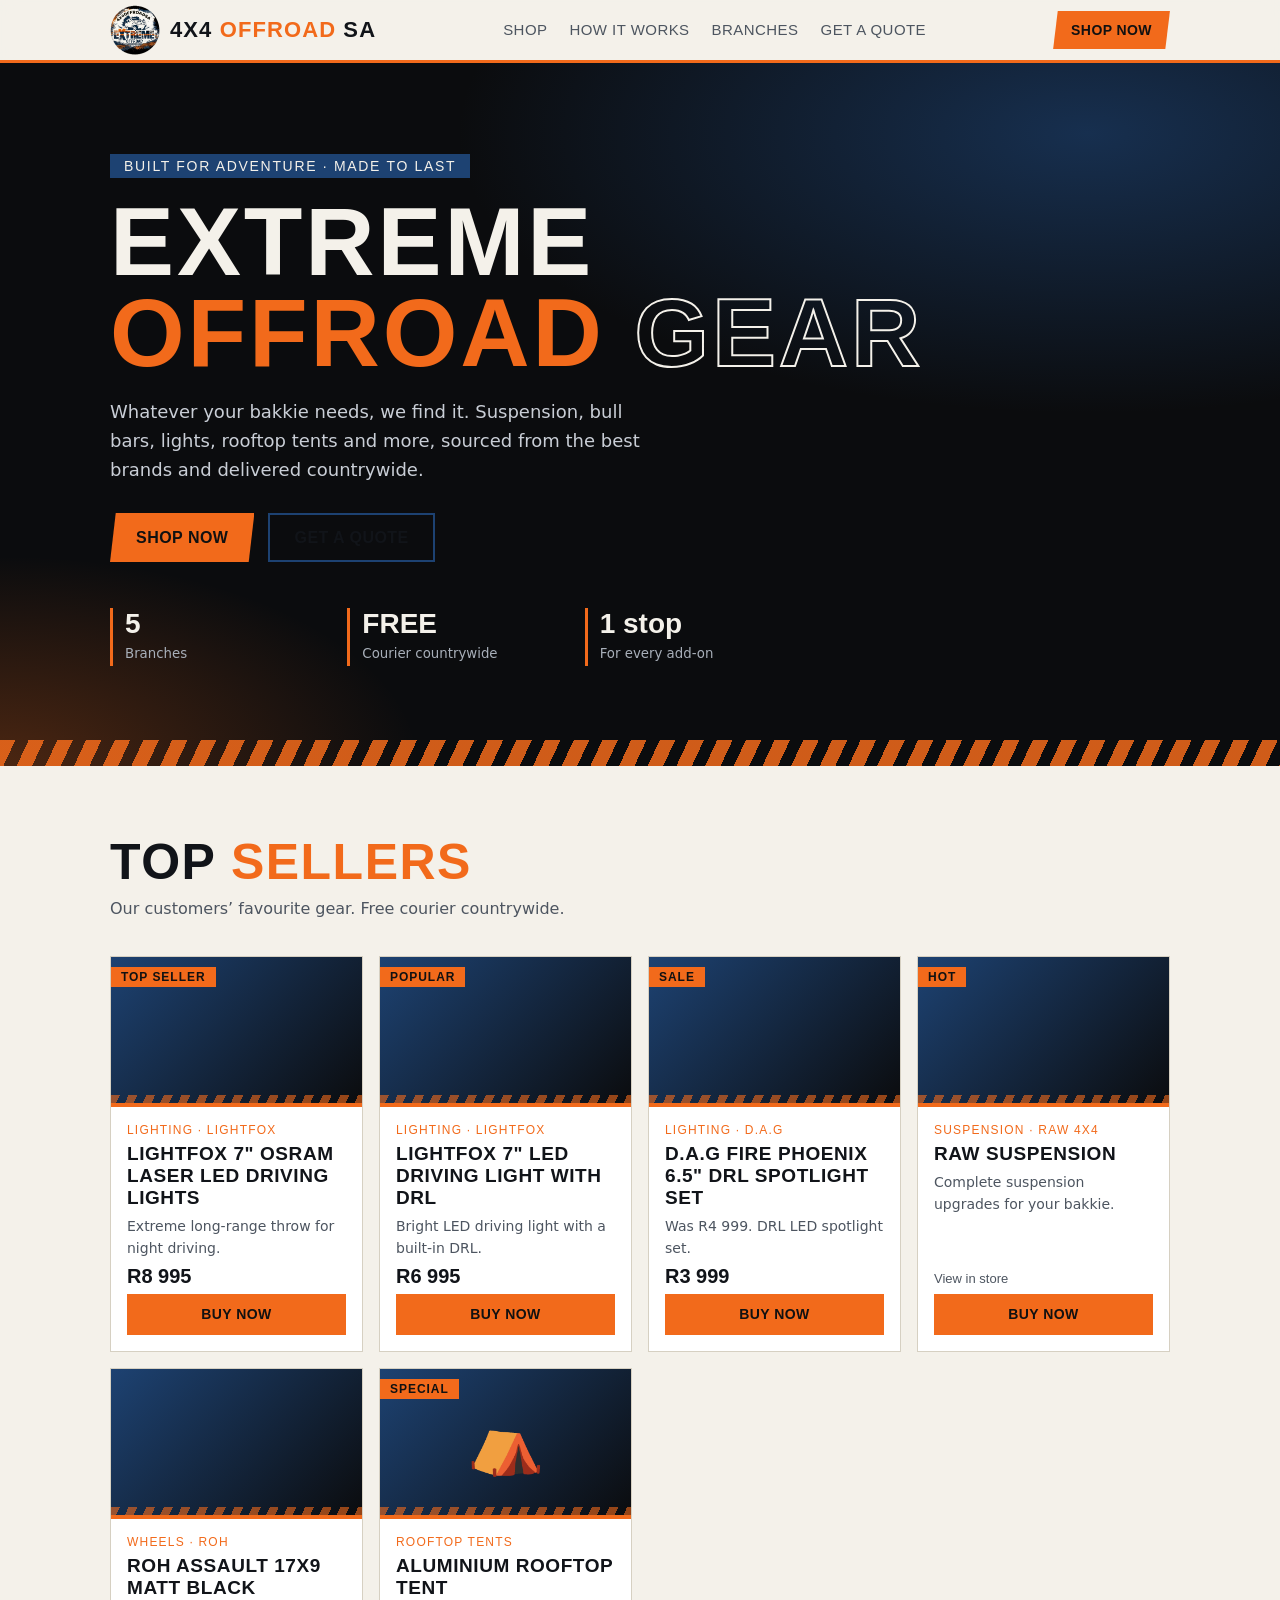
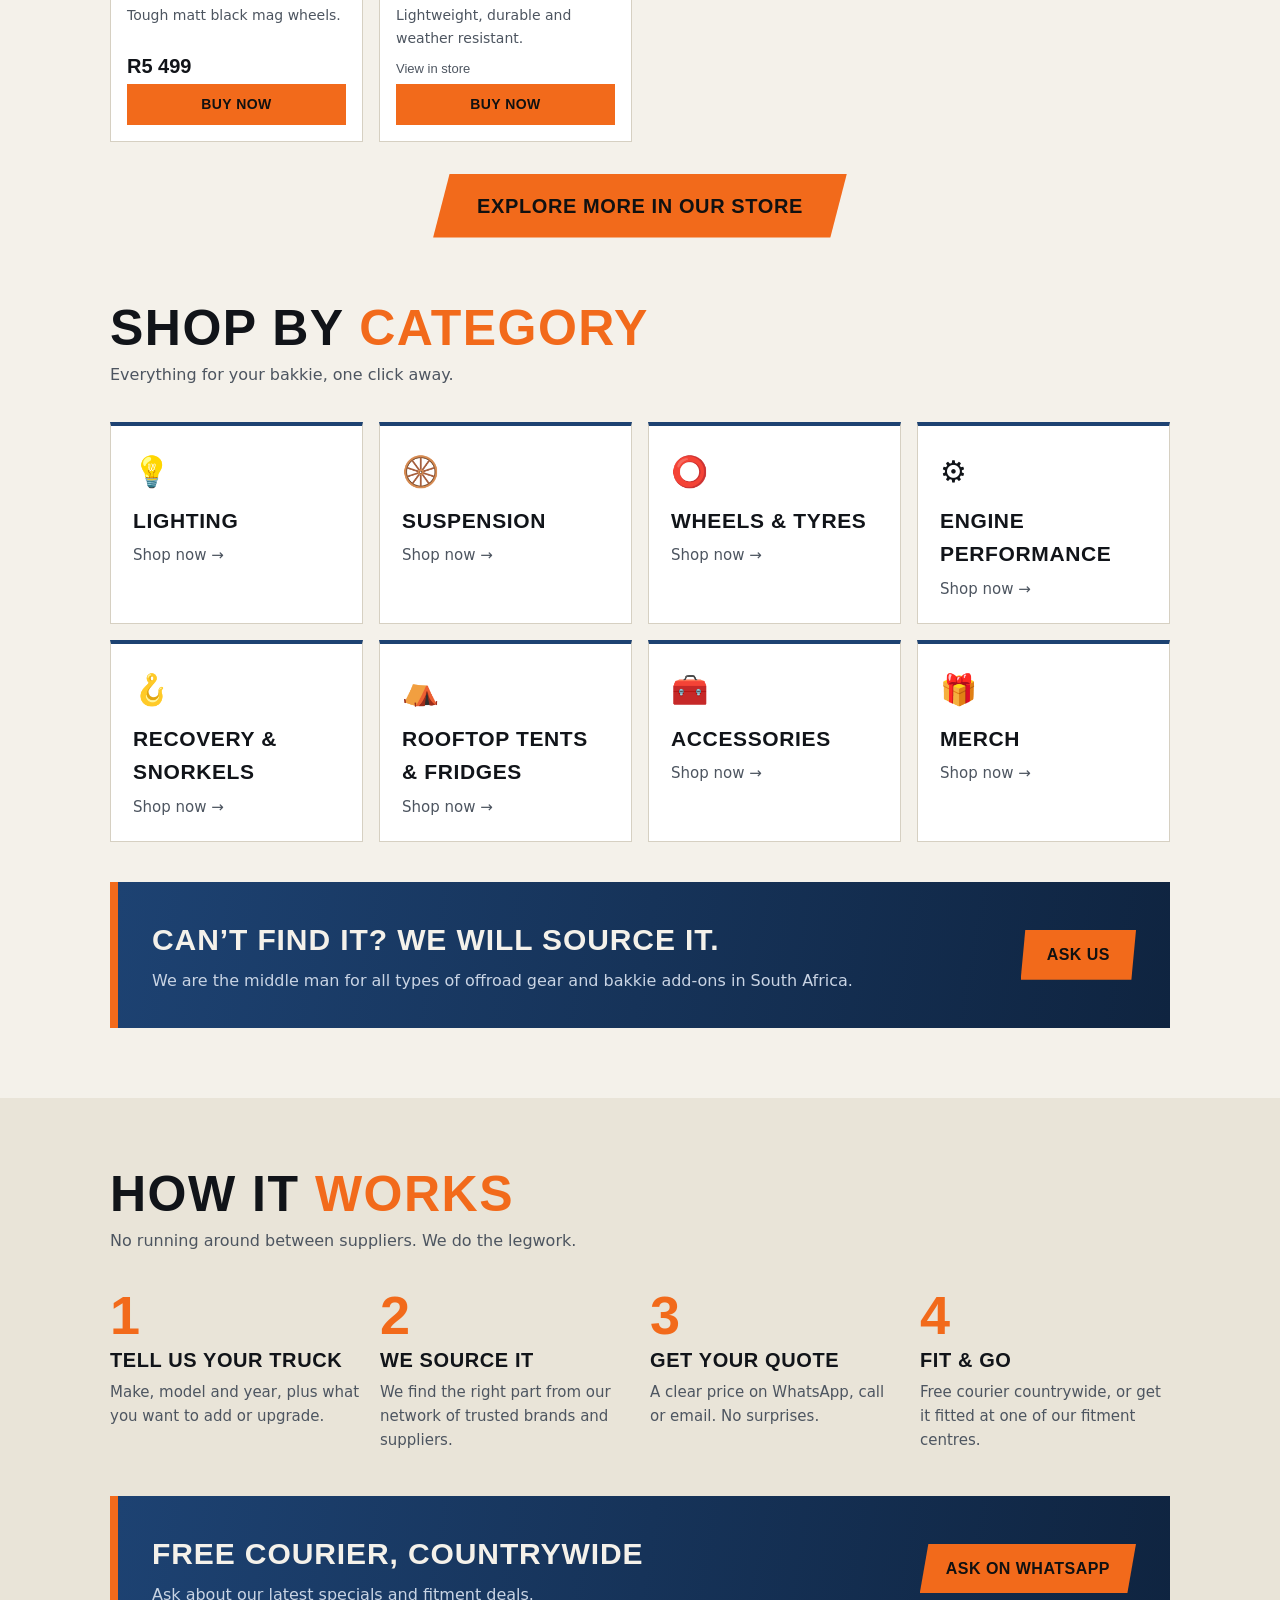
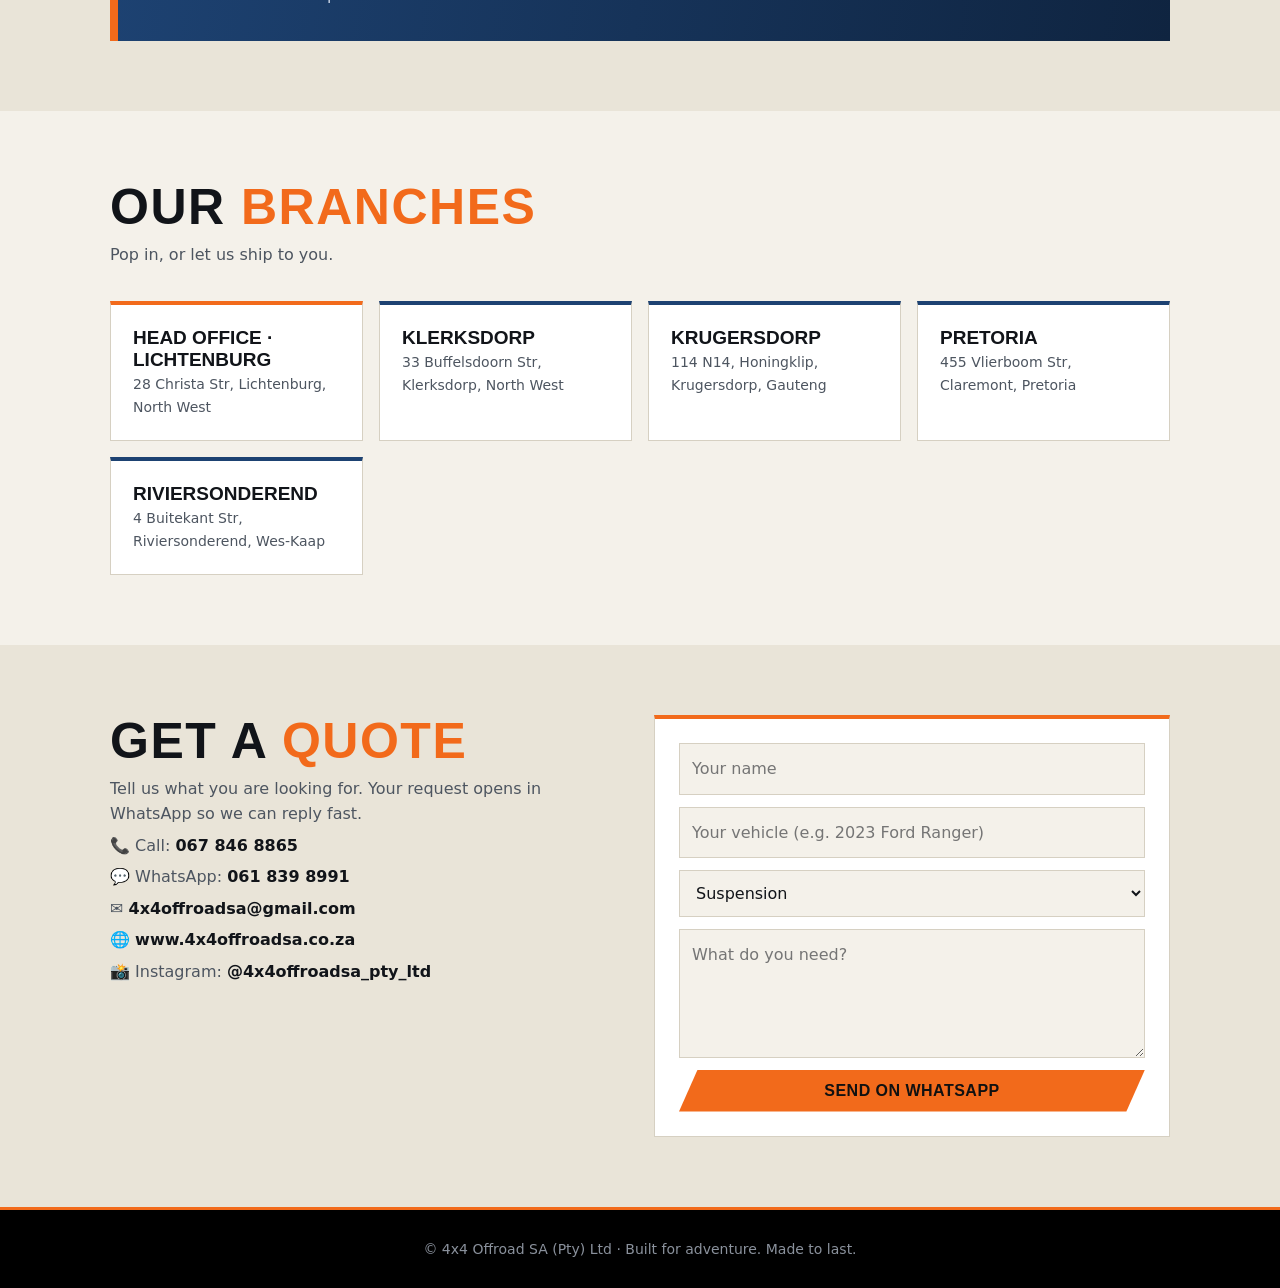
<file: index.html>
<!DOCTYPE html>
<html lang="en-ZA">
<head>
  <meta charset="utf-8">
  <meta name="viewport" content="width=device-width, initial-scale=1">
  <meta http-equiv="refresh" content="0; url=indexmain.html">
  <title>4x4 Offroad SA</title>
  <link rel="canonical" href="indexmain.html">
</head>
<body>
  <p><a href="indexmain.html">Continue to 4x4 Offroad SA</a></p>
</body>
</html>
</file>
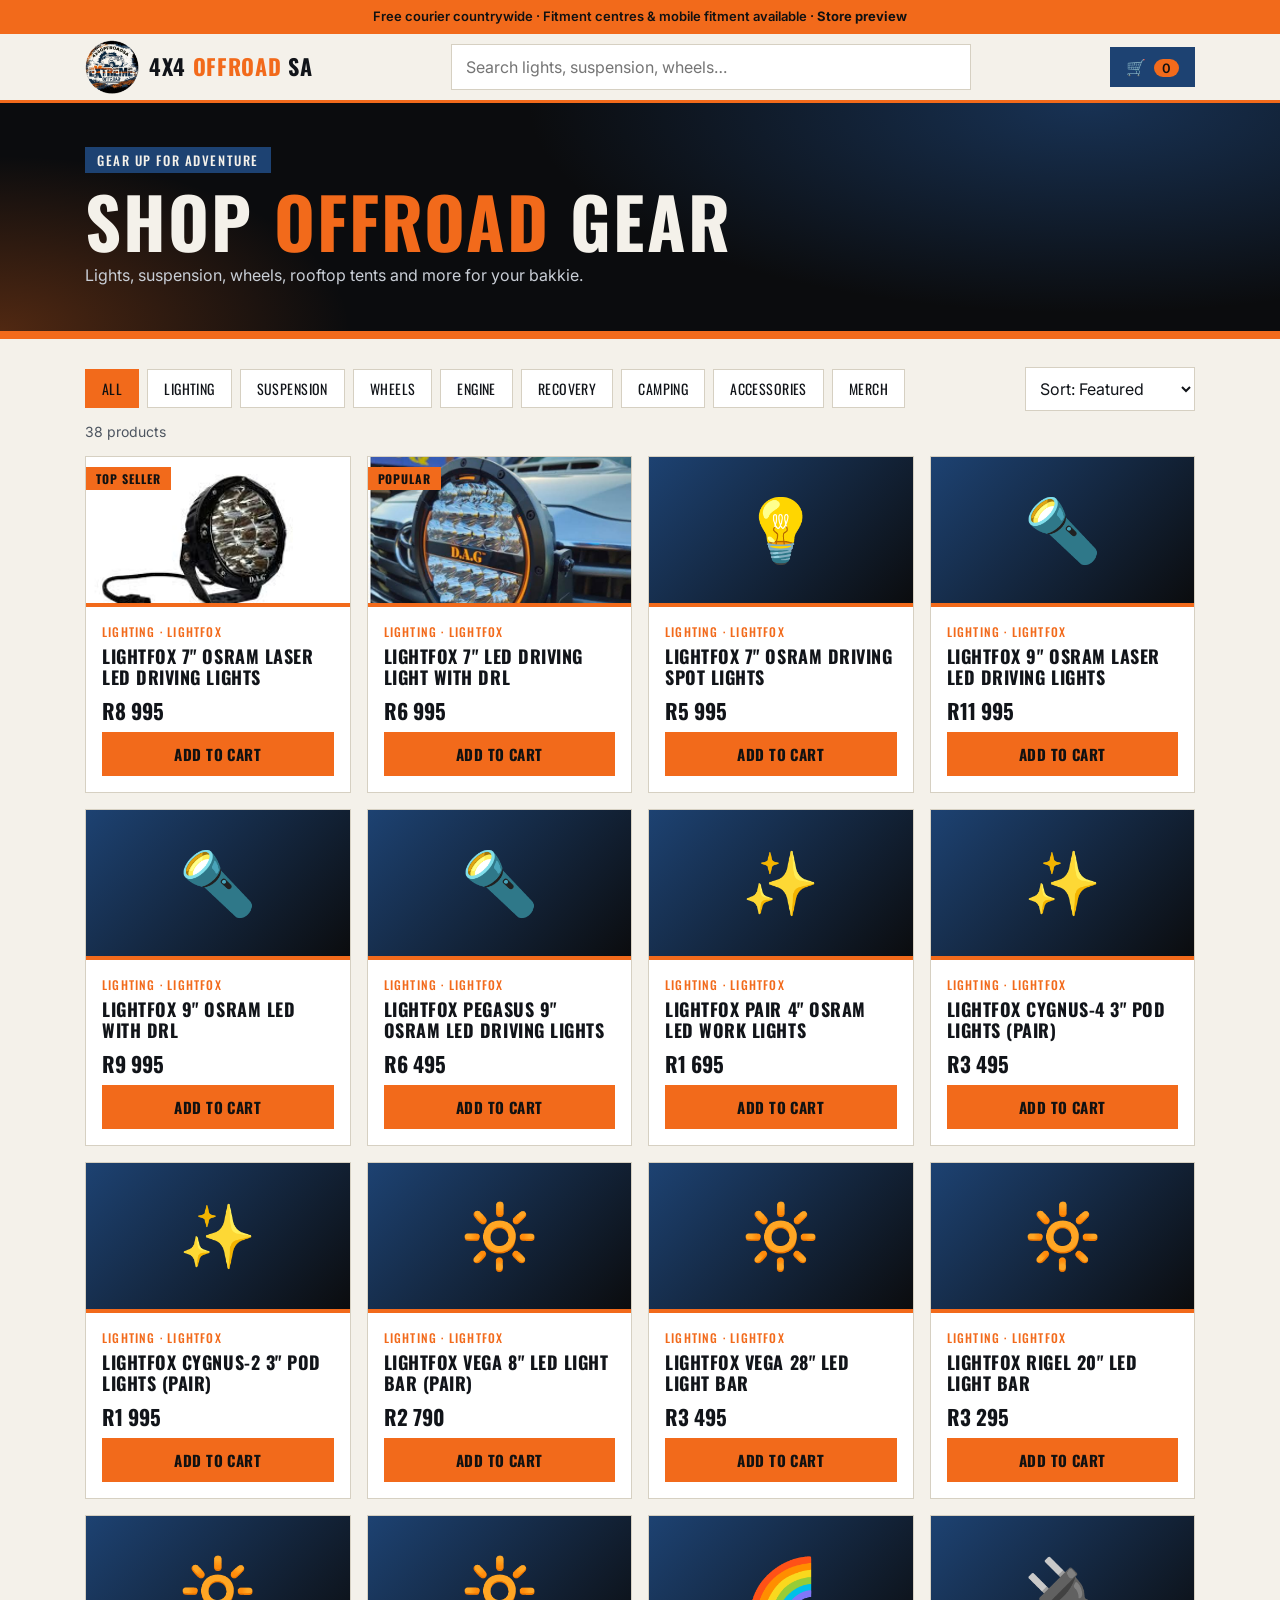
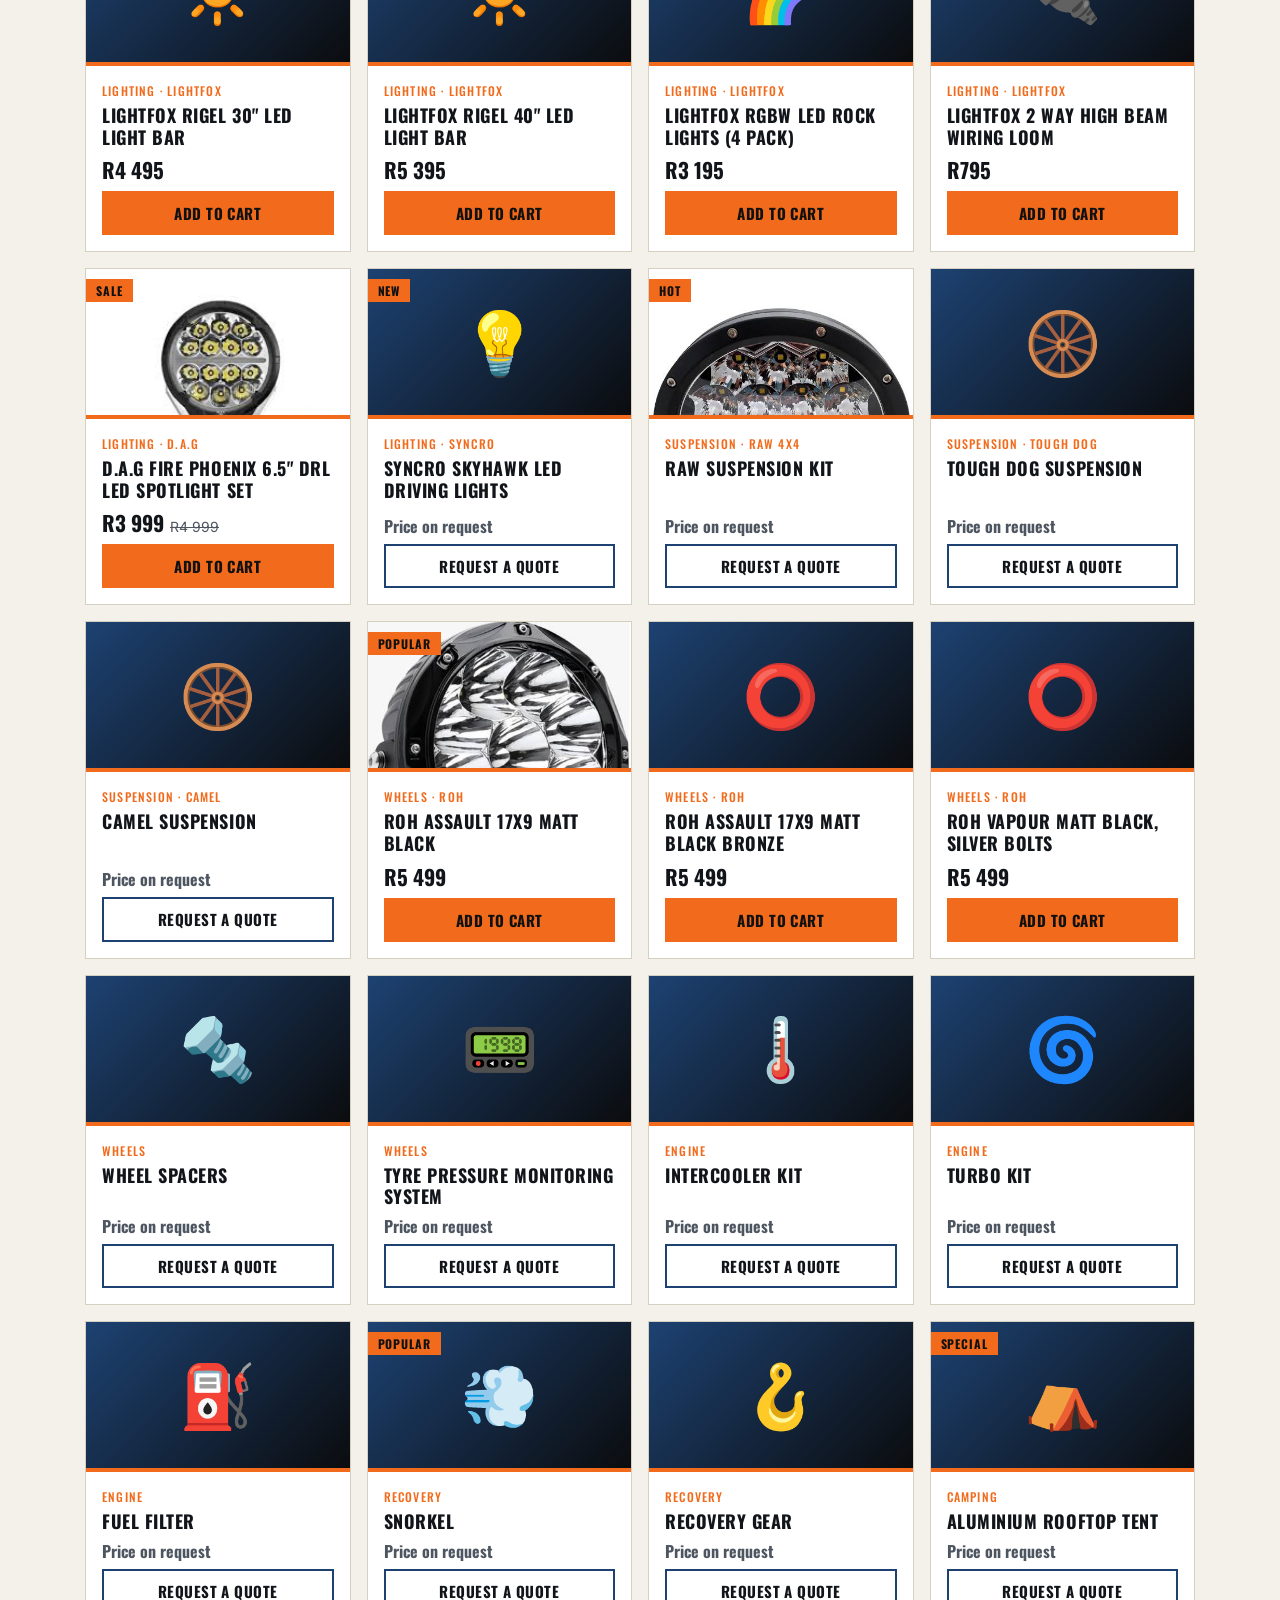
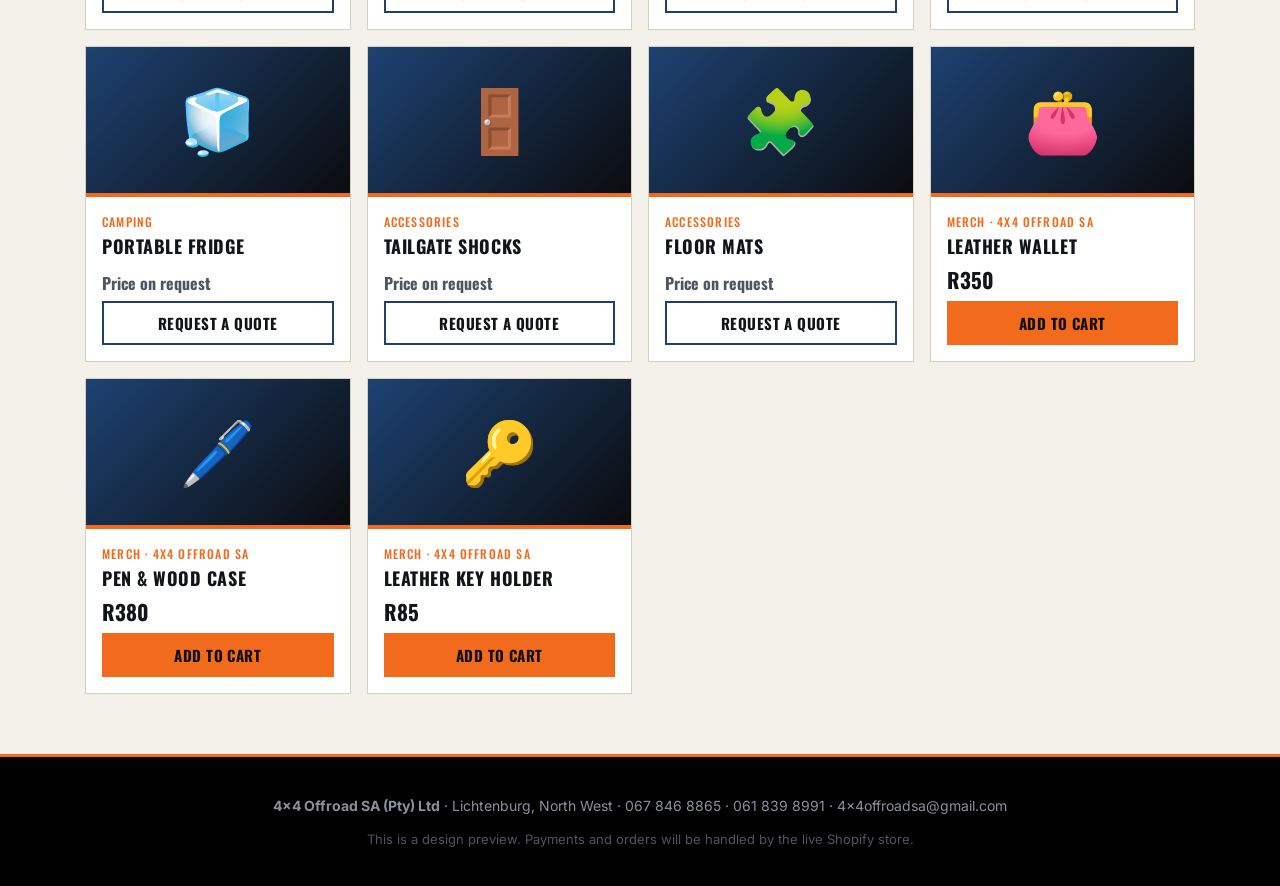
<file: Shop/index.html>
<!DOCTYPE html>
<html lang="en-ZA">
<head>
<meta charset="utf-8">
<meta name="viewport" content="width=device-width, initial-scale=1, viewport-fit=cover">
<title>4x4 Offroad SA – Online Store (Preview)</title>
<link rel="stylesheet" href="https://fonts.googleapis.com/css2?family=Oswald:wght@500;700&family=Inter:wght@400;600&display=swap">
<link rel="stylesheet" href="shop.css">
</head>
<body>
<div class="top">Free courier countrywide · Fitment centres &amp; mobile fitment available · <b>Store preview</b></div>
<header>
  <div class="wrap bar">
    <a class="logo" href="../indexmain.html" aria-label="4x4 Offroad SA home"><img src="../images/logo.png" alt=""><span>4X4 <b>OFFROAD</b> SA</span></a>
    <input id="q" type="search" placeholder="Search lights, suspension, wheels…">
    <button id="cartBtn" class="cartbtn" aria-label="Open cart">🛒 <span id="cartCount">0</span></button>
  </div>
</header>

<section class="hero"><div class="wrap">
  <span class="tag">Gear up for adventure</span>
  <h1>Shop <span>Offroad</span> Gear</h1>
  <p>Lights, suspension, wheels, rooftop tents and more for your bakkie.</p>
</div></section>

<main class="wrap">
  <div class="filters">
    <div id="chips" class="chips"></div>
    <select id="sort">
      <option value="">Sort: Featured</option>
      <option value="lo">Price: low to high</option>
      <option value="hi">Price: high to low</option>
    </select>
  </div>
  <p id="count" class="count"></p>
  <div id="grid" class="grid"></div>
</main>

<footer>
  <div class="wrap">
    <p><b>4x4 Offroad SA (Pty) Ltd</b> · Lichtenburg, North West · 067 846 8865 · 061 839 8991 · 4x4offroadsa@gmail.com</p>
    <p class="small">This is a design preview. Payments and orders will be handled by the live Shopify store.</p>
  </div>
</footer>

<div id="overlay" class="overlay"></div>
<aside id="drawer" class="drawer" aria-label="Shopping cart">
  <div class="dh"><h3>Your cart</h3><button id="closeCart" aria-label="Close cart">✕</button></div>
  <div id="items" class="items"></div>
  <div class="df">
    <div class="sub"><span>Subtotal</span><b id="subtotal">R0</b></div>
    <p class="small">Courier is free countrywide. VAT and shipping are confirmed at checkout.</p>
    <button id="checkout" class="btn">Checkout</button>
  </div>
</aside>
<div id="toast" class="toast"></div>
<script src="products.js"></script>
<script src="shop.js"></script>
</body>
</html>
</file>
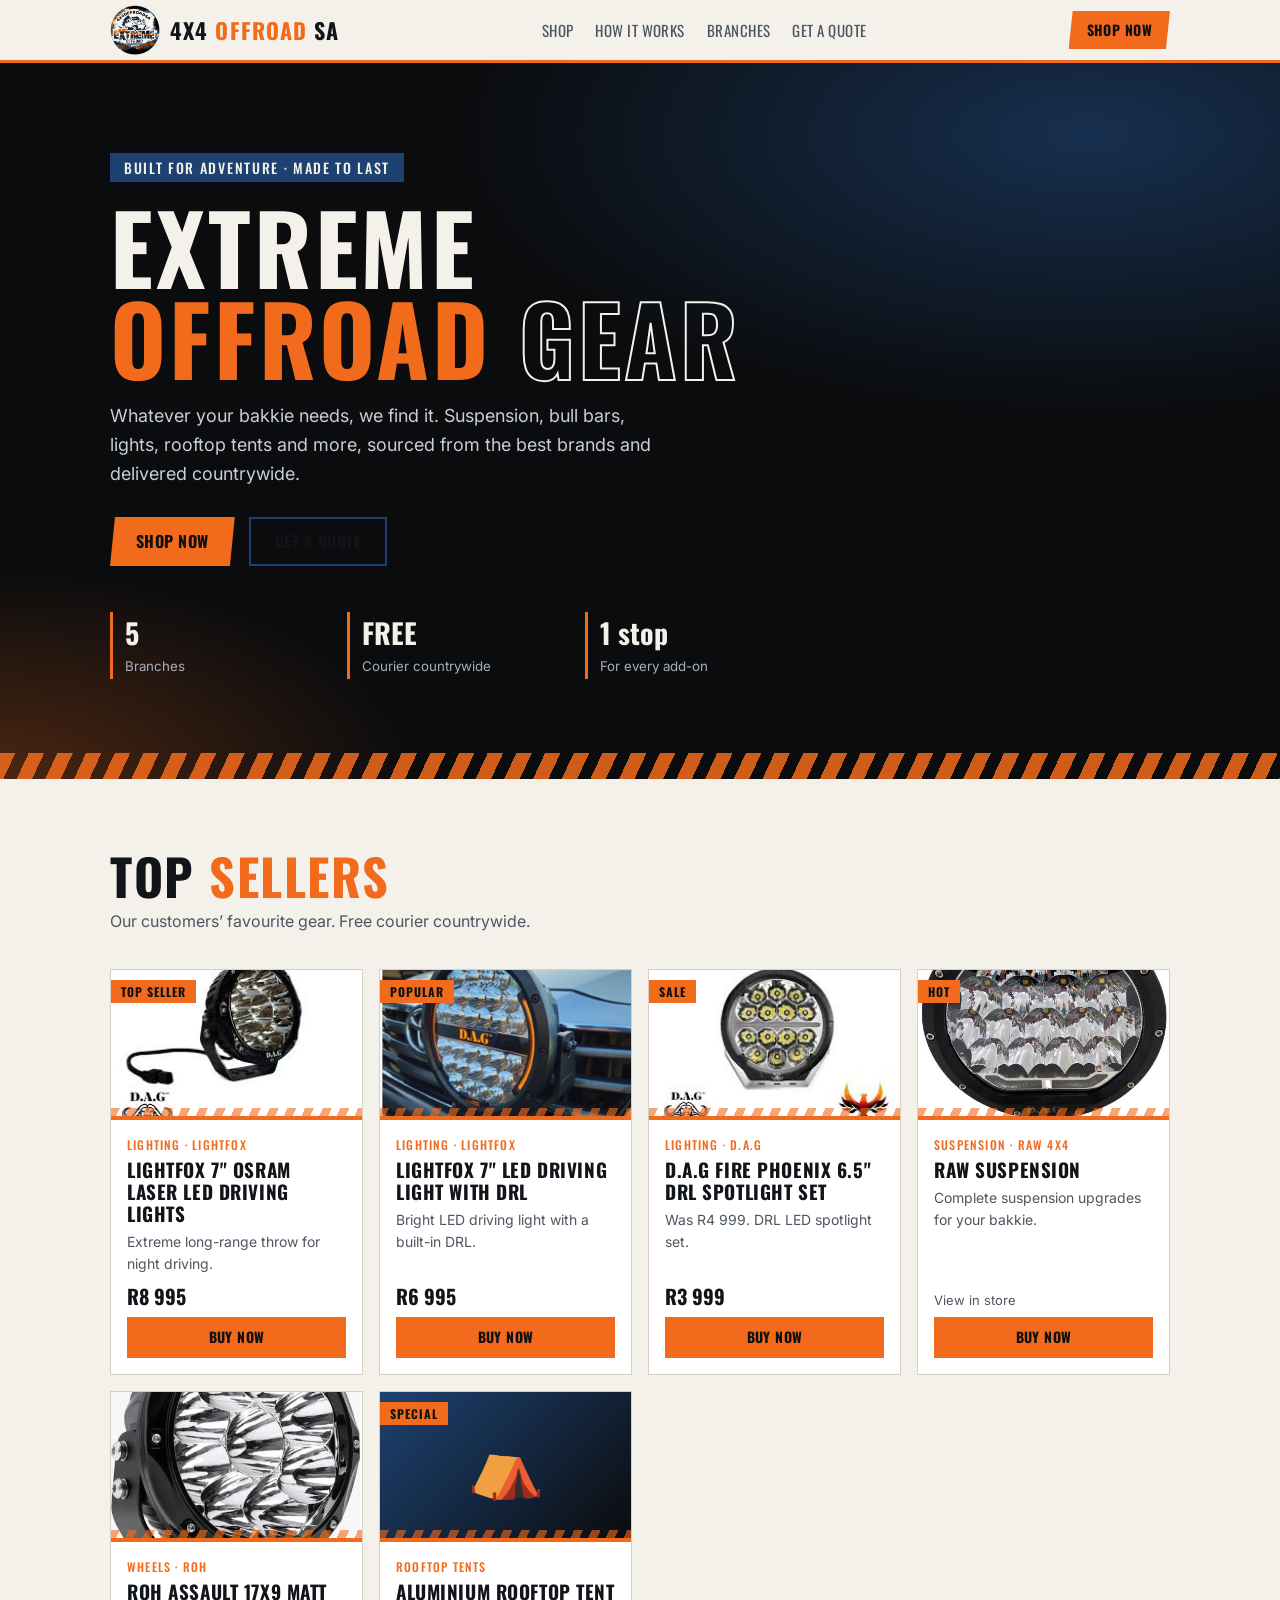
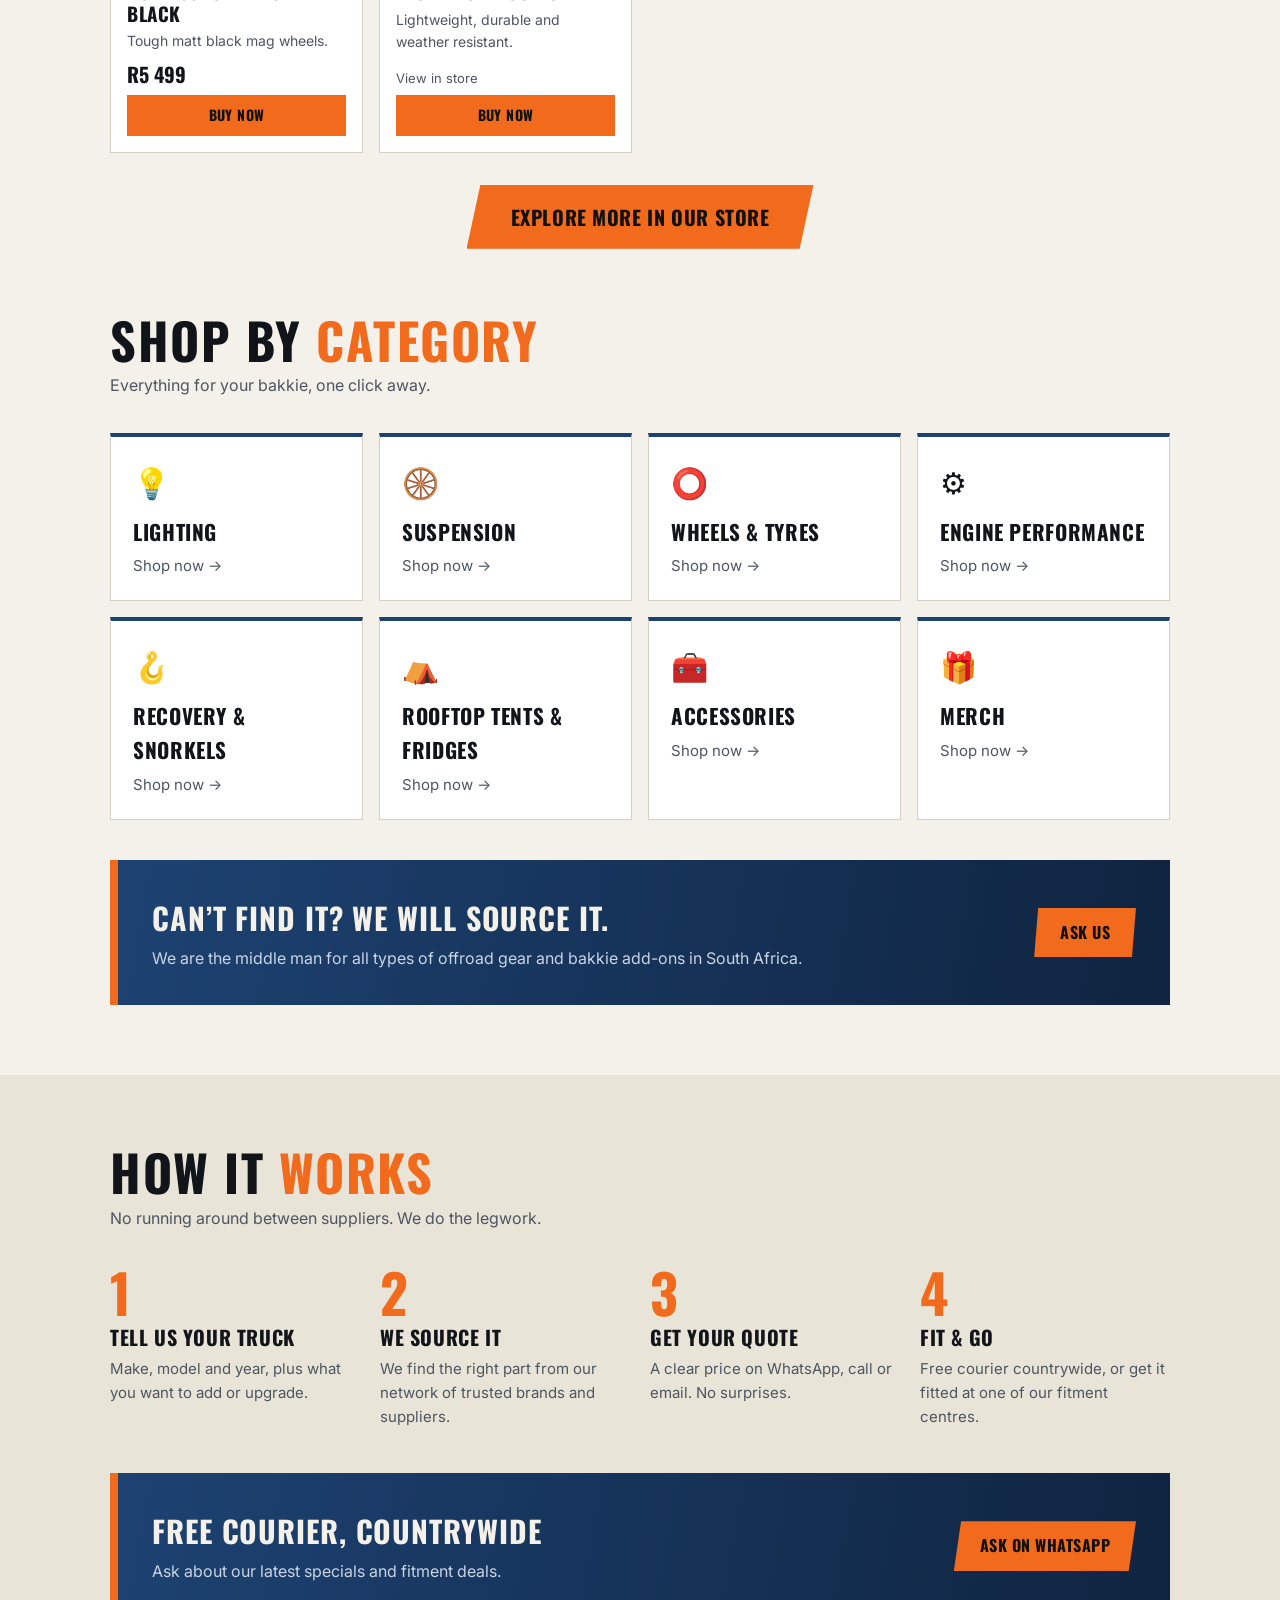
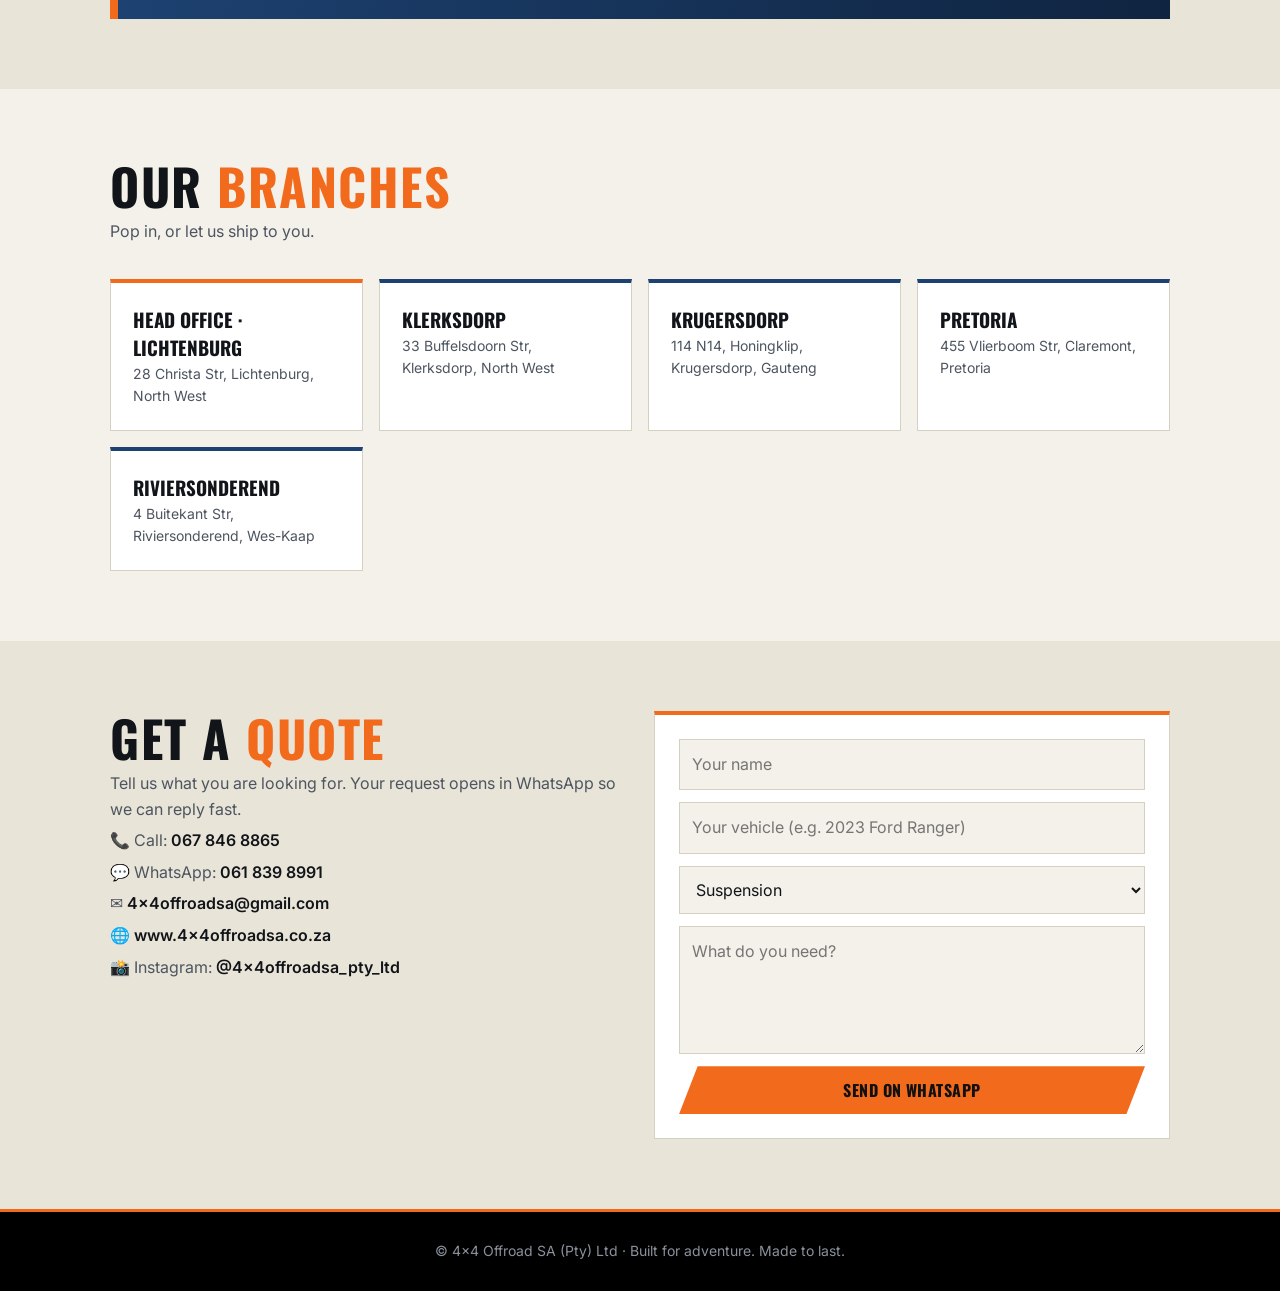
<file: indexmain.html>
<!DOCTYPE html>
<html lang="en-ZA">
<head>
  <meta charset="utf-8">
  <meta name="viewport" content="width=device-width, initial-scale=1, viewport-fit=cover">
  <title>4x4 Offroad SA – Extreme Offroad Gear for Your Bakkie</title>
  <link rel="stylesheet" href="https://fonts.googleapis.com/css2?family=Oswald:wght@500;700&family=Inter:wght@400;600&display=swap">
  <link rel="stylesheet" href="css/style.css">
  <script src="js/main.js" defer></script>
</head>
<body>
  <header>
    <div class="wrap">
      <a href="#top" class="logo" aria-label="4x4 Offroad SA home"><img src="images/logo.png" alt=""><span>4X4 <b>OFFROAD</b> SA</span></a>
      <nav>
        <a href="#gear">Shop</a>
        <a href="#how">How it works</a>
        <a href="#branches">Branches</a>
        <a href="#quote">Get a quote</a>
      </nav>
      <a class="btn header-btn" href="Shop/index.html">Shop now</a>
    </div>
  </header>

  <main>
    <section class="hero" id="top">
      <div class="wrap">
        <span class="tag">Built for adventure · Made to last</span>
        <h1>Extreme<br><span>Offroad</span> <em>Gear</em></h1>
        <p>Whatever your bakkie needs, we find it. Suspension, bull bars, lights, rooftop tents and more, sourced from the best brands and delivered countrywide.</p>
        <div class="cta">
          <a class="btn" href="Shop/index.html">Shop now</a>
          <a class="btn alt" href="#quote">Get a quote</a>
        </div>
        <div class="stats">
          <div><b>5</b><small>Branches</small></div>
          <div><b>FREE</b><small>Courier countrywide</small></div>
          <div><b>1 stop</b><small>For every add-on</small></div>
        </div>
      </div>
    </section>

    <section id="gear" class="shop">
      <div class="wrap">
        <h2>Top <span>sellers</span></h2>
        <p class="sub">Our customers&rsquo; favourite gear. Free courier countrywide.</p>
        <div class="pg">
          <article class="p">
            <div class="pi"><span class="bd">Top seller</span><img src="images/images1.jpg" alt="D.A.G offroad driving light" loading="lazy"></div>
            <div class="pb"><small>Lighting · Lightfox</small><h3>Lightfox 7&quot; Osram Laser LED Driving Lights</h3><p>Extreme long-range throw for night driving.</p><div class="pr">R8 995</div><a class="btn" href="Shop/index.html?category=Lighting">Buy now</a></div>
          </article>
          <article class="p">
            <div class="pi"><span class="bd">Popular</span><img src="images/images2.jpg" alt="D.A.G driving light fitted to a vehicle" loading="lazy"></div>
            <div class="pb"><small>Lighting · Lightfox</small><h3>Lightfox 7&quot; LED Driving Light with DRL</h3><p>Bright LED driving light with a built-in DRL.</p><div class="pr">R6 995</div><a class="btn" href="Shop/index.html?category=Lighting">Buy now</a></div>
          </article>
          <article class="p">
            <div class="pi"><span class="bd">Sale</span><img src="images/images3.jpg" alt="D.A.G Fire Phoenix LED spotlight" loading="lazy"></div>
            <div class="pb"><small>Lighting · D.A.G</small><h3>D.A.G Fire Phoenix 6.5&quot; DRL Spotlight Set</h3><p>Was R4 999. DRL LED spotlight set.</p><div class="pr">R3 999</div><a class="btn" href="Shop/index.html?category=Lighting">Buy now</a></div>
          </article>
          <article class="p">
            <div class="pi"><span class="bd">Hot</span><img src="images/images4.jpg" alt="D.A.G LED driving light" loading="lazy"></div>
            <div class="pb"><small>Suspension · RAW 4x4</small><h3>RAW Suspension</h3><p>Complete suspension upgrades for your bakkie.</p><div class="pr"><span>View in store</span></div><a class="btn" href="Shop/index.html?category=Lighting">Buy now</a></div>
          </article>
          <article class="p">
            <div class="pi"><img src="images/images5.jpg" alt="D.A.G offroad driving light" loading="lazy"></div>
            <div class="pb"><small>Wheels · ROH</small><h3>ROH Assault 17x9 Matt Black</h3><p>Tough matt black mag wheels.</p><div class="pr">R5 499</div><a class="btn" href="Shop/index.html?category=Lighting">Buy now</a></div>
          </article>
          <article class="p">
            <div class="pi"><span class="bd">Special</span>⛺</div>
            <div class="pb"><small>Rooftop Tents</small><h3>Aluminium Rooftop Tent</h3><p>Lightweight, durable and weather resistant.</p><div class="pr"><span>View in store</span></div><a class="btn" href="Shop/index.html?product=aluminium-rooftop-tent">Buy now</a></div>
          </article>
        </div>
        <div class="featured-more"><a class="btn" href="Shop/index.html">Explore more in our store</a></div>

        <h2 class="category-heading">Shop by <span>category</span></h2>
        <p class="sub">Everything for your bakkie, one click away.</p>
        <div class="grid">
          <a class="card" href="Shop/index.html?category=Lighting"><i>💡</i><h3>Lighting</h3><p>Shop now →</p></a>
          <a class="card" href="Shop/index.html?category=Suspension"><i>🛞</i><h3>Suspension</h3><p>Shop now →</p></a>
          <a class="card" href="Shop/index.html?category=Wheels"><i>⭕</i><h3>Wheels &amp; Tyres</h3><p>Shop now →</p></a>
          <a class="card" href="Shop/index.html?category=Engine"><i>⚙️</i><h3>Engine Performance</h3><p>Shop now →</p></a>
          <a class="card" href="Shop/index.html?category=Recovery"><i>🪝</i><h3>Recovery &amp; Snorkels</h3><p>Shop now →</p></a>
          <a class="card" href="Shop/index.html?category=Camping"><i>⛺</i><h3>Rooftop Tents &amp; Fridges</h3><p>Shop now →</p></a>
          <a class="card" href="Shop/index.html?category=Accessories"><i>🧰</i><h3>Accessories</h3><p>Shop now →</p></a>
          <a class="card" href="Shop/index.html?category=Merch"><i>🎁</i><h3>Merch</h3><p>Shop now →</p></a>
        </div>

        <div class="banner banner-source">
          <div><h3>Can&rsquo;t find it? We will source it.</h3><p>We are the middle man for all types of offroad gear and bakkie add-ons in South Africa.</p></div>
          <a class="btn" href="https://wa.me/27618398991?text=Hi%20I%20am%20looking%20for%20a%20product">Ask us</a>
        </div>
      </div>
    </section>

    <section id="how" class="alt-bg">
      <div class="wrap">
        <h2>How it <span>works</span></h2>
        <p class="sub">No running around between suppliers. We do the legwork.</p>
        <div class="steps">
          <div><h3>Tell us your truck</h3><p>Make, model and year, plus what you want to add or upgrade.</p></div>
          <div><h3>We source it</h3><p>We find the right part from our network of trusted brands and suppliers.</p></div>
          <div><h3>Get your quote</h3><p>A clear price on WhatsApp, call or email. No surprises.</p></div>
          <div><h3>Fit &amp; go</h3><p>Free courier countrywide, or get it fitted at one of our fitment centres.</p></div>
        </div>
        <div class="banner banner-shipping">
          <div><h3>Free courier, countrywide</h3><p>Ask about our latest specials and fitment deals.</p></div>
          <a class="btn" href="https://wa.me/27618398991">Ask on WhatsApp</a>
        </div>
      </div>
    </section>

    <section id="branches">
      <div class="wrap">
        <h2>Our <span>branches</span></h2>
        <p class="sub">Pop in, or let us ship to you.</p>
        <div class="grid">
          <div class="card hq branch"><b>Head Office · Lichtenburg</b><span>28 Christa Str, Lichtenburg, North West</span></div>
          <div class="card branch"><b>Klerksdorp</b><span>33 Buffelsdoorn Str, Klerksdorp, North West</span></div>
          <div class="card branch"><b>Krugersdorp</b><span>114 N14, Honingklip, Krugersdorp, Gauteng</span></div>
          <div class="card branch"><b>Pretoria</b><span>455 Vlierboom Str, Claremont, Pretoria</span></div>
          <div class="card branch"><b>Riviersonderend</b><span>4 Buitekant Str, Riviersonderend, Wes-Kaap</span></div>
        </div>
      </div>
    </section>

    <section id="quote" class="alt-bg">
      <div class="wrap two">
        <div class="contact">
          <h2>Get a <span>quote</span></h2>
          <p class="sub">Tell us what you are looking for. Your request opens in WhatsApp so we can reply fast.</p>
          <p>📞 Call: <a href="tel:+27678468865">067 846 8865</a></p>
          <p>💬 WhatsApp: <a href="https://wa.me/27618398991">061 839 8991</a></p>
          <p>✉️ <a href="mailto:4x4offroadsa@gmail.com">4x4offroadsa@gmail.com</a></p>
          <p>🌐 <a href="https://www.4x4offroadsa.co.za">www.4x4offroadsa.co.za</a></p>
          <p>📸 Instagram: <a href="https://www.instagram.com/4x4offroadsa_pty_ltd">@4x4offroadsa_pty_ltd</a></p>
        </div>
        <form id="quote-form">
          <input id="quote-name" placeholder="Your name" required>
          <input id="quote-vehicle" placeholder="Your vehicle (e.g. 2023 Ford Ranger)" required>
          <select id="quote-category">
            <option>Suspension</option>
            <option>Bull bar / front bar</option>
            <option>Lights</option>
            <option>Rooftop tent</option>
            <option>Snorkel / protection</option>
            <option>Fridge / camping</option>
            <option>Merch</option>
            <option>Something else</option>
          </select>
          <textarea id="quote-message" rows="4" placeholder="What do you need?"></textarea>
          <button class="btn" type="submit">Send on WhatsApp</button>
        </form>
      </div>
    </section>
  </main>

  <footer>© 4x4 Offroad SA (Pty) Ltd · Built for adventure. Made to last.</footer>
</body>
</html>
</file>
<file: Shop/shop.css>
:root{--bg:#0b0c0e;--bg2:#13161b;--card:#171b22;--text:#f4f1ea;--mute:#a8afb9;--navy:#1d4272;--orange:#f26a1b;--line:#262c36;
box-sizing:border-box}
@media (prefers-color-scheme:light){:root:not([data-theme="dark"]){--bg:#f4f1ea;--bg2:#e9e4d8;--card:#fff;--text:#111419;--mute:#4d5560;--line:#d6d0c2}}
:root[data-theme="dark"]{--bg:#0b0c0e;--bg2:#13161b;--card:#171b22;--text:#f4f1ea;--mute:#a8afb9;--line:#262c36}
*{box-sizing:border-box}
body{margin:0;background:var(--bg);color:var(--text);font:16px/1.5 Inter,system-ui,sans-serif;padding-top:env(safe-area-inset-top,0px)}
h1,h2,h3,.btn,.chip,.logo{font-family:Oswald,Impact,"Arial Narrow",sans-serif;text-transform:uppercase;letter-spacing:.03em}
a{color:inherit;text-decoration:none}
.wrap{max-width:1150px;margin:0 auto;padding:0 20px}
.top{background:var(--orange);color:#111;text-align:center;font-size:13px;padding:7px 12px;font-weight:600}
header{position:sticky;top:0;z-index:20;background:var(--bg);border-bottom:3px solid var(--orange)}
.bar{display:flex;align-items:center;gap:16px;height:66px}
.logo{display:flex;align-items:center;gap:10px;font-weight:700;font-size:22px;white-space:nowrap;flex-shrink:0}.logo b{color:var(--orange)}
.logo img{display:block;width:54px;height:54px;object-fit:contain}
#q{flex:1;min-width:0;max-width:520px;margin:0 auto;padding:10px 14px;background:var(--card);color:var(--text);border:1px solid var(--line);font:inherit}
input:focus,select:focus{outline:2px solid var(--orange)}
.cartbtn{background:var(--navy);color:#fff;border:0;padding:10px 16px;font:600 16px Inter,sans-serif;cursor:pointer}
.cartbtn span{background:var(--orange);color:#111;border-radius:99px;padding:1px 8px;margin-left:4px;font-size:13px}
.hero{padding:44px 0;background:radial-gradient(800px 300px at 85% 0%,rgba(29,66,114,.7),transparent 70%),radial-gradient(500px 250px at 0% 100%,rgba(242,106,27,.3),transparent 70%),#0b0c0e;color:#f4f1ea;border-bottom:8px solid var(--orange)}
.tag{display:inline-block;background:var(--navy);padding:3px 12px;font:500 13px Oswald,sans-serif;letter-spacing:.12em;text-transform:uppercase}
.hero h1{font-size:clamp(38px,7vw,70px);line-height:1;margin:12px 0 8px}.hero h1 span{color:var(--orange)}
.hero p{margin:0;color:#c9ced6}
.filters{display:flex;flex-wrap:wrap;gap:12px;justify-content:space-between;align-items:center;margin:28px 0 10px}
.filters{scroll-margin-top:82px}
.chips{display:flex;flex-wrap:wrap;gap:8px}
.chip{background:var(--card);color:var(--text);border:1px solid var(--line);padding:8px 16px;font-size:14px;cursor:pointer}
.chip.on,.chip:hover{background:var(--orange);color:#111;border-color:var(--orange)}
select{padding:10px;background:var(--card);color:var(--text);border:1px solid var(--line);font:inherit}
.count{color:var(--mute);font-size:14px;margin:0 0 14px}
.grid{display:grid;grid-template-columns:repeat(auto-fill,minmax(235px,1fr));gap:16px;padding-bottom:60px}
.p{background:var(--card);border:1px solid var(--line);display:flex;flex-direction:column;transition:.2s}
.p{scroll-margin-top:88px}
.p.product-target{outline:3px solid var(--orange);outline-offset:2px}
.p:hover{border-color:var(--orange);transform:translateY(-4px)}
.pi{position:relative;height:150px;display:grid;place-items:center;font-size:62px;background:linear-gradient(135deg,var(--navy),#0b0c0e);border-bottom:4px solid var(--orange);overflow:hidden}
.pi img{width:100%;height:100%;object-fit:cover}
.bd{position:absolute;top:10px;left:0;background:var(--orange);color:#111;font:700 12px Oswald,sans-serif;letter-spacing:.08em;text-transform:uppercase;padding:3px 10px}
.pb{padding:16px;display:flex;flex-direction:column;gap:6px;flex:1}
.pb small{color:var(--orange);font:500 12px Oswald,sans-serif;letter-spacing:.1em;text-transform:uppercase}
.pb h3{margin:0;font-size:18px;line-height:1.2;flex:1}
.pr{font:700 21px Oswald,sans-serif}.pr s{font:400 14px Inter,sans-serif;color:var(--mute);margin-left:6px}
.btn{display:block;width:100%;text-align:center;background:var(--orange);color:#111;font-weight:700;padding:11px 18px;border:0;cursor:pointer;font-size:15px}
.btn:hover{filter:brightness(1.1)}.btn.alt{background:transparent;color:var(--text);box-shadow:inset 0 0 0 2px var(--navy)}
.none{grid-column:1/-1;text-align:center;color:var(--mute);padding:40px}
.overlay{position:fixed;inset:0;background:rgba(0,0,0,.6);opacity:0;pointer-events:none;transition:.25s;z-index:40}
.overlay.on{opacity:1;pointer-events:auto}
.drawer{position:fixed;top:0;right:0;bottom:0;width:min(420px,100%);background:var(--bg);border-left:4px solid var(--orange);transform:translateX(100%);transition:.3s;z-index:50;display:flex;flex-direction:column;padding-top:env(safe-area-inset-top,0px)}
.drawer.on{transform:none}
.dh{display:flex;justify-content:space-between;align-items:center;padding:16px 20px;border-bottom:1px solid var(--line)}
.dh h3{margin:0;font-size:22px}.dh button{background:none;border:0;color:var(--text);font-size:22px;cursor:pointer}
.items{flex:1;overflow-y:auto;padding:10px 20px}
.empty{color:var(--mute);text-align:center;padding:40px 0}
.it{display:grid;grid-template-columns:48px 1fr auto;gap:12px;align-items:center;padding:12px 0;border-bottom:1px solid var(--line)}
.it .ic{font-size:30px;text-align:center}.it b{display:block;font-size:14px;line-height:1.25}.it span{color:var(--mute);font-size:13px}
.qty{display:flex;align-items:center;gap:6px;margin-top:6px}
.qty button{width:26px;height:26px;background:var(--card);color:var(--text);border:1px solid var(--line);cursor:pointer}
.rm{background:none;border:0;color:var(--mute);cursor:pointer;font-size:13px;text-decoration:underline}
.df{padding:16px 20px calc(16px + env(safe-area-inset-bottom,0px));border-top:1px solid var(--line)}
.sub{display:flex;justify-content:space-between;font-size:20px}
.small{color:var(--mute);font-size:13px}
.toast{position:fixed;left:50%;bottom:calc(24px + env(safe-area-inset-bottom,0px));transform:translate(-50%,40px);background:var(--navy);color:#fff;padding:12px 20px;opacity:0;transition:.3s;z-index:60;border-left:4px solid var(--orange)}
.toast.on{opacity:1;transform:translate(-50%,0)}
footer{background:#000;color:#8a919c;padding:24px 0;text-align:center;border-top:3px solid var(--orange);font-size:14px}
@media(max-width:640px){.logo{gap:8px;font-size:17px}.logo img{width:44px;height:44px}.bar{gap:8px}}
</file>
<file: css/style.css>
:root {
  --bg: #0b0c0e;
  --bg2: #13161b;
  --card: #171b22;
  --text: #f4f1ea;
  --mute: #a8afb9;
  --navy: #1d4272;
  --orange: #f26a1b;
  --line: #262c36;
  box-sizing: border-box;
  padding-top: env(safe-area-inset-top, 0px);
  padding-bottom: env(safe-area-inset-bottom, 0px);
}

@media (prefers-color-scheme: light) {
  :root:not([data-theme="dark"]) {
    --bg: #f4f1ea;
    --bg2: #e9e4d8;
    --card: #fff;
    --text: #111419;
    --mute: #4d5560;
    --line: #d6d0c2;
  }
}

:root[data-theme="dark"] {
  --bg: #0b0c0e;
  --bg2: #13161b;
  --card: #171b22;
  --text: #f4f1ea;
  --mute: #a8afb9;
  --line: #262c36;
}

* { box-sizing: border-box; }
html { scroll-behavior: smooth; scroll-padding-top: 70px; }
body { margin: 0; background: var(--bg); color: var(--text); font: 16px/1.6 Inter, system-ui, sans-serif; }
h1, h2, h3, .btn, nav a { font-family: Oswald, Impact, "Arial Narrow", sans-serif; text-transform: uppercase; letter-spacing: .03em; }
a { color: inherit; text-decoration: none; }
.wrap { max-width: 1100px; margin: 0 auto; padding: 0 20px; }
header { position: sticky; top: 0; z-index: 20; background: color-mix(in srgb, var(--bg) 92%, transparent); backdrop-filter: blur(8px); border-bottom: 3px solid var(--orange); }
header .wrap { display: flex; align-items: center; justify-content: space-between; height: 60px; }
.logo { display: flex; align-items: center; gap: 10px; white-space: nowrap; font: 700 22px Oswald, Impact, sans-serif; letter-spacing: .05em; }
.logo b { color: var(--orange); }
.logo img { display: block; width: 50px; height: 50px; object-fit: contain; }
nav { display: flex; gap: 22px; }
nav a { font-size: 15px; color: var(--mute); }
nav a:hover { color: var(--orange); }
.btn { display: inline-block; background: var(--orange); color: #111; font-weight: 700; padding: 12px 26px; border: 0; cursor: pointer; font-size: 16px; clip-path: polygon(4% 0, 100% 0, 96% 100%, 0 100%); }
.btn.alt { background: transparent; color: var(--text); box-shadow: inset 0 0 0 2px var(--navy); clip-path: none; }
.header-btn { padding: 8px 18px; font-size: 14px; }
.hero { position: relative; padding: 90px 0 100px; overflow: hidden; background: radial-gradient(900px 400px at 85% 10%, rgba(29, 66, 114, .65), transparent 70%), radial-gradient(600px 300px at 0% 100%, rgba(242, 106, 27, .28), transparent 70%), #0b0c0e; color: #f4f1ea; }
.hero:after { content: ""; position: absolute; left: 0; right: 0; bottom: 0; height: 26px; background: repeating-linear-gradient(115deg, var(--orange) 0 14px, transparent 14px 26px); opacity: .85; }
.tag { display: inline-block; background: var(--navy); padding: 4px 14px; font: 500 14px Oswald, sans-serif; letter-spacing: .12em; text-transform: uppercase; margin-bottom: 18px; }
h1 { font-size: clamp(44px, 9vw, 96px); line-height: .95; margin: 0 0 20px; font-weight: 700; }
h1 span { color: var(--orange); }
h1 em { font-style: normal; -webkit-text-stroke: 2px #f4f1ea; color: transparent; }
.hero p { max-width: 560px; color: #c9ced6; font-size: 18px; }
.cta { display: flex; flex-wrap: wrap; gap: 14px; margin-top: 28px; }
.stats { display: grid; grid-template-columns: repeat(auto-fit, minmax(150px, 1fr)); gap: 12px; margin-top: 46px; max-width: 700px; }
.stats div { border-left: 3px solid var(--orange); padding-left: 12px; }
.stats b { display: block; font: 700 28px Oswald, sans-serif; }
.stats small { color: #a8afb9; }
section { padding: 70px 0; }
h2 { font-size: clamp(32px, 5vw, 50px); margin: 0 0 8px; line-height: 1.05; }
h2 span { color: var(--orange); }
.sub { color: var(--mute); max-width: 620px; margin: 0 0 34px; }
.grid { display: grid; grid-template-columns: repeat(auto-fit, minmax(230px, 1fr)); gap: 16px; }
.card { background: var(--card); border: 1px solid var(--line); border-top: 4px solid var(--navy); padding: 22px; transition: .2s; }
.card:hover { border-top-color: var(--orange); transform: translateY(-4px); }
.card i { font-style: normal; font-size: 30px; display: block; margin-bottom: 8px; }
.card h3 { margin: 0 0 6px; font-size: 21px; }
.card p { margin: 0; color: var(--mute); font-size: 15px; }
.alt-bg { background: var(--bg2); }
.steps { counter-reset: s; display: grid; grid-template-columns: repeat(auto-fit, minmax(220px, 1fr)); gap: 20px; }
.steps div { counter-increment: s; position: relative; padding-top: 56px; }
.steps div:before { content: counter(s); position: absolute; top: 0; left: 0; font: 700 54px/1 Oswald, sans-serif; color: var(--orange); }
.steps h3 { margin: 0 0 4px; font-size: 20px; }
.steps p { margin: 0; color: var(--mute); font-size: 15px; }
.banner { background: linear-gradient(100deg, var(--navy), #0f2440); color: #f4f1ea; padding: 34px; display: flex; flex-wrap: wrap; gap: 18px; align-items: center; justify-content: space-between; border-left: 8px solid var(--orange); }
.banner h3 { margin: 0; font-size: 30px; }
.banner p { margin: 4px 0 0; color: #c9d4e4; }
.banner-source { margin-top: 40px; }
.banner-shipping { margin-top: 44px; }
.branch { display: flex; flex-direction: column; gap: 2px; }
.branch b { font: 700 19px Oswald, sans-serif; text-transform: uppercase; }
.branch span { color: var(--mute); font-size: 14px; }
.hq { border-top-color: var(--orange); }
form { display: grid; gap: 12px; background: var(--card); border: 1px solid var(--line); padding: 24px; border-top: 4px solid var(--orange); }
input, select, textarea { width: 100%; padding: 12px; background: var(--bg); color: var(--text); border: 1px solid var(--line); font: inherit; }
input:focus, select:focus, textarea:focus { outline: 2px solid var(--orange); }
.two { display: grid; grid-template-columns: 1fr 1fr; gap: 28px; }
.contact p { margin: 6px 0; color: var(--mute); }
.contact a { color: var(--text); font-weight: 600; }
.contact a:hover { color: var(--orange); }
.shop { background: var(--bg); }
.tools { display: grid; grid-template-columns: 2fr 1fr; gap: 12px; margin-bottom: 14px; }
.chips { display: flex; flex-wrap: wrap; gap: 8px; margin-bottom: 22px; }
.chip { background: var(--card); color: var(--text); border: 1px solid var(--line); padding: 8px 16px; font: 500 14px Oswald, sans-serif; text-transform: uppercase; letter-spacing: .05em; cursor: pointer; }
.chip.on, .chip:hover { background: var(--orange); color: #111; border-color: var(--orange); }
.count { color: var(--mute); margin: 0 0 14px; font-size: 14px; }
.pg { display: grid; grid-template-columns: repeat(auto-fill, minmax(235px, 1fr)); gap: 16px; }
.p { background: var(--card); border: 1px solid var(--line); display: flex; flex-direction: column; overflow: hidden; transition: .2s; }
.p:hover { border-color: var(--orange); transform: translateY(-4px); }
.pi { position: relative; height: 150px; display: grid; place-items: center; font-size: 62px; background: linear-gradient(135deg, var(--navy), #0b0c0e); border-bottom: 4px solid var(--orange); overflow: hidden; }
.pi:after { content: ""; position: absolute; inset: auto 0 0 0; height: 8px; background: repeating-linear-gradient(115deg, rgba(242, 106, 27, .6) 0 8px, transparent 8px 16px); pointer-events: none; }
.pi img { position: absolute; inset: 0; width: 100%; height: 100%; object-fit: cover; }
.bd { position: absolute; z-index: 1; top: 10px; left: 0; background: var(--orange); color: #111; font: 700 12px Oswald, sans-serif; letter-spacing: .08em; text-transform: uppercase; padding: 3px 10px; }
.pb { padding: 16px; display: flex; flex-direction: column; gap: 6px; flex: 1; }
.pb small { color: var(--orange); font: 500 12px Oswald, sans-serif; letter-spacing: .1em; text-transform: uppercase; }
.pb h3 { margin: 0; font-size: 19px; line-height: 1.15; }
.pb p { margin: 0; color: var(--mute); font-size: 14px; flex: 1; }
.pr { font: 700 20px Oswald, sans-serif; }
.pr span { font: 400 13px Inter, sans-serif; color: var(--mute); }
.pb .btn { text-align: center; padding: 9px 14px; font-size: 14px; clip-path: none; }
.none { grid-column: 1 / -1; text-align: center; padding: 40px; color: var(--mute); }
.store-link { color: var(--orange); font-weight: 600; }
.featured-more { display: flex; justify-content: center; margin-top: 32px; }
.featured-more .btn { font-size: 20px; padding: 16px 44px; }
.category-heading { margin-top: 64px; }
.banner-source { margin-top: 40px; }
.banner-shipping { margin-top: 44px; }
@media (max-width: 760px) {
  nav { display: none; }
  .two { grid-template-columns: 1fr; }
  .tools { grid-template-columns: 1fr; }
  .logo { gap: 8px; font-size: 18px; }
  .logo img { width: 44px; height: 44px; }
}
footer { background: #000; color: #8a919c; text-align: center; padding: 28px 20px; font-size: 14px; border-top: 3px solid var(--orange); }
</file>
